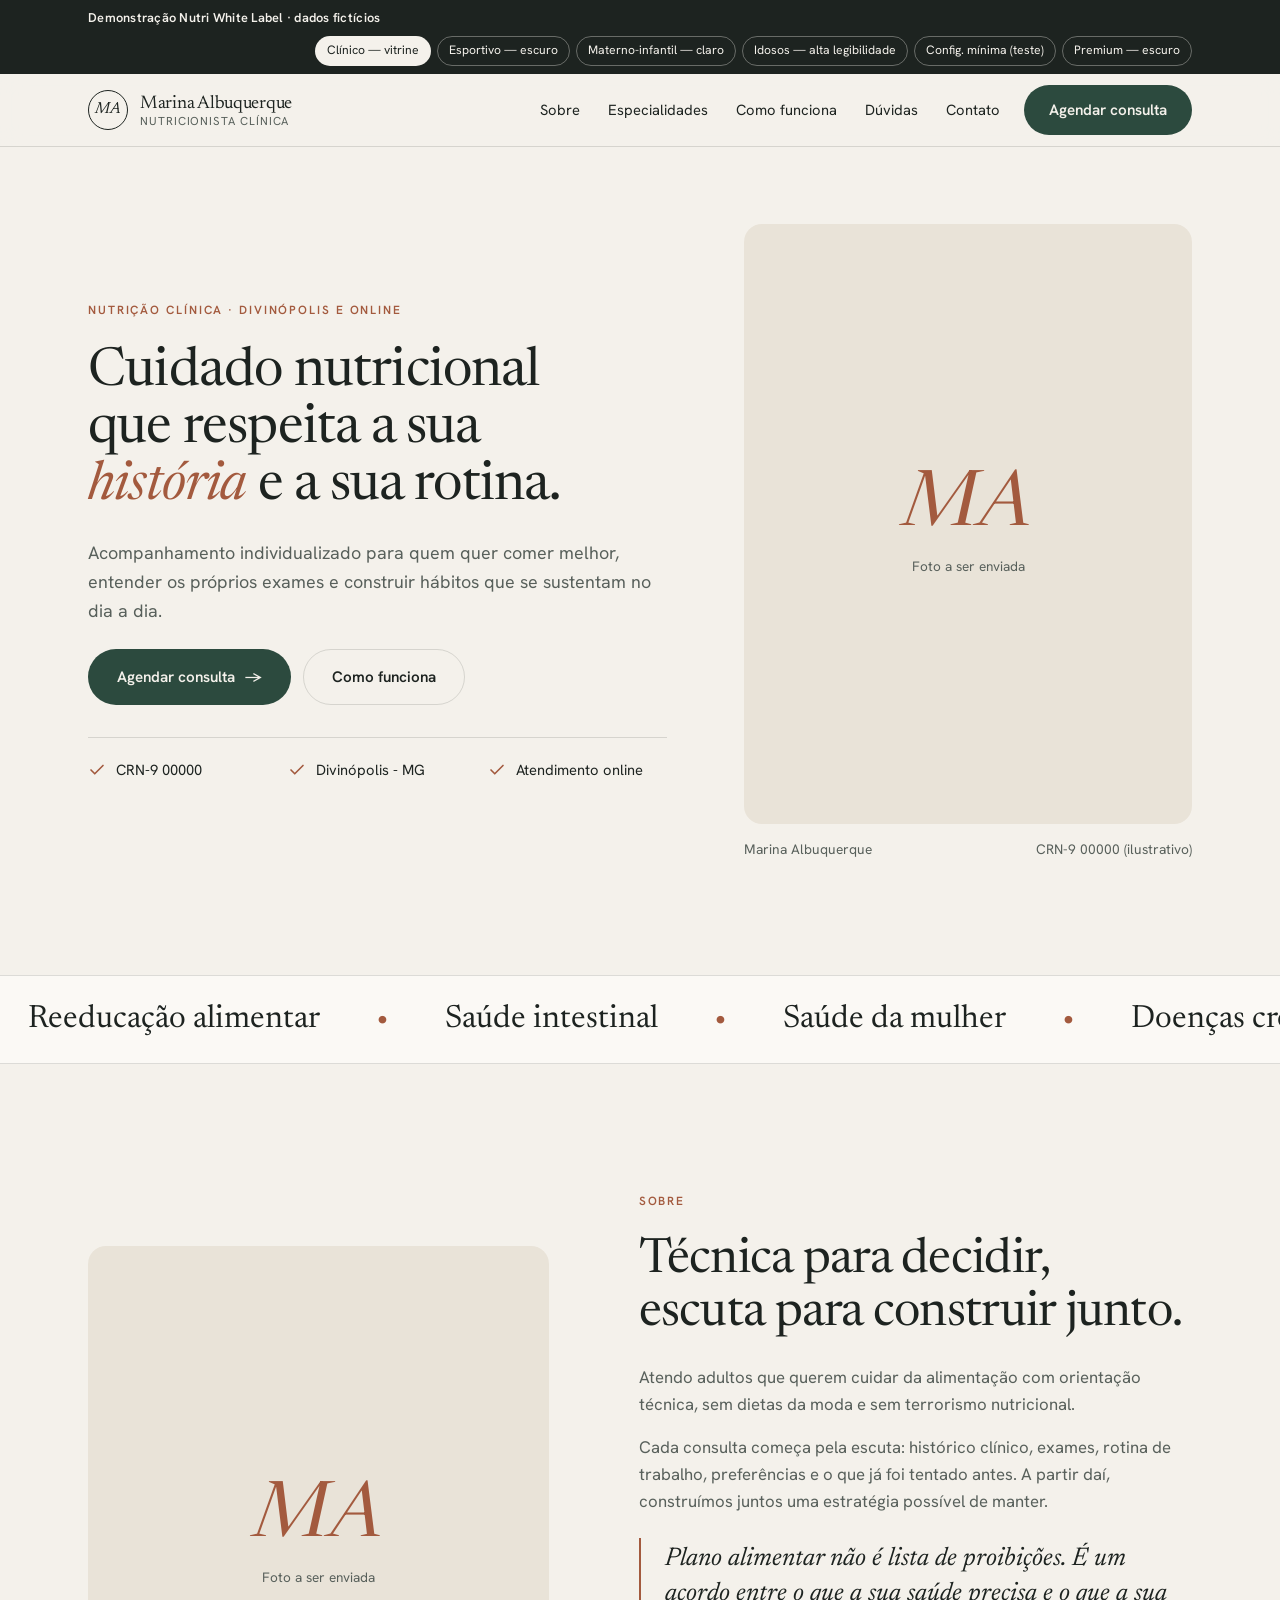
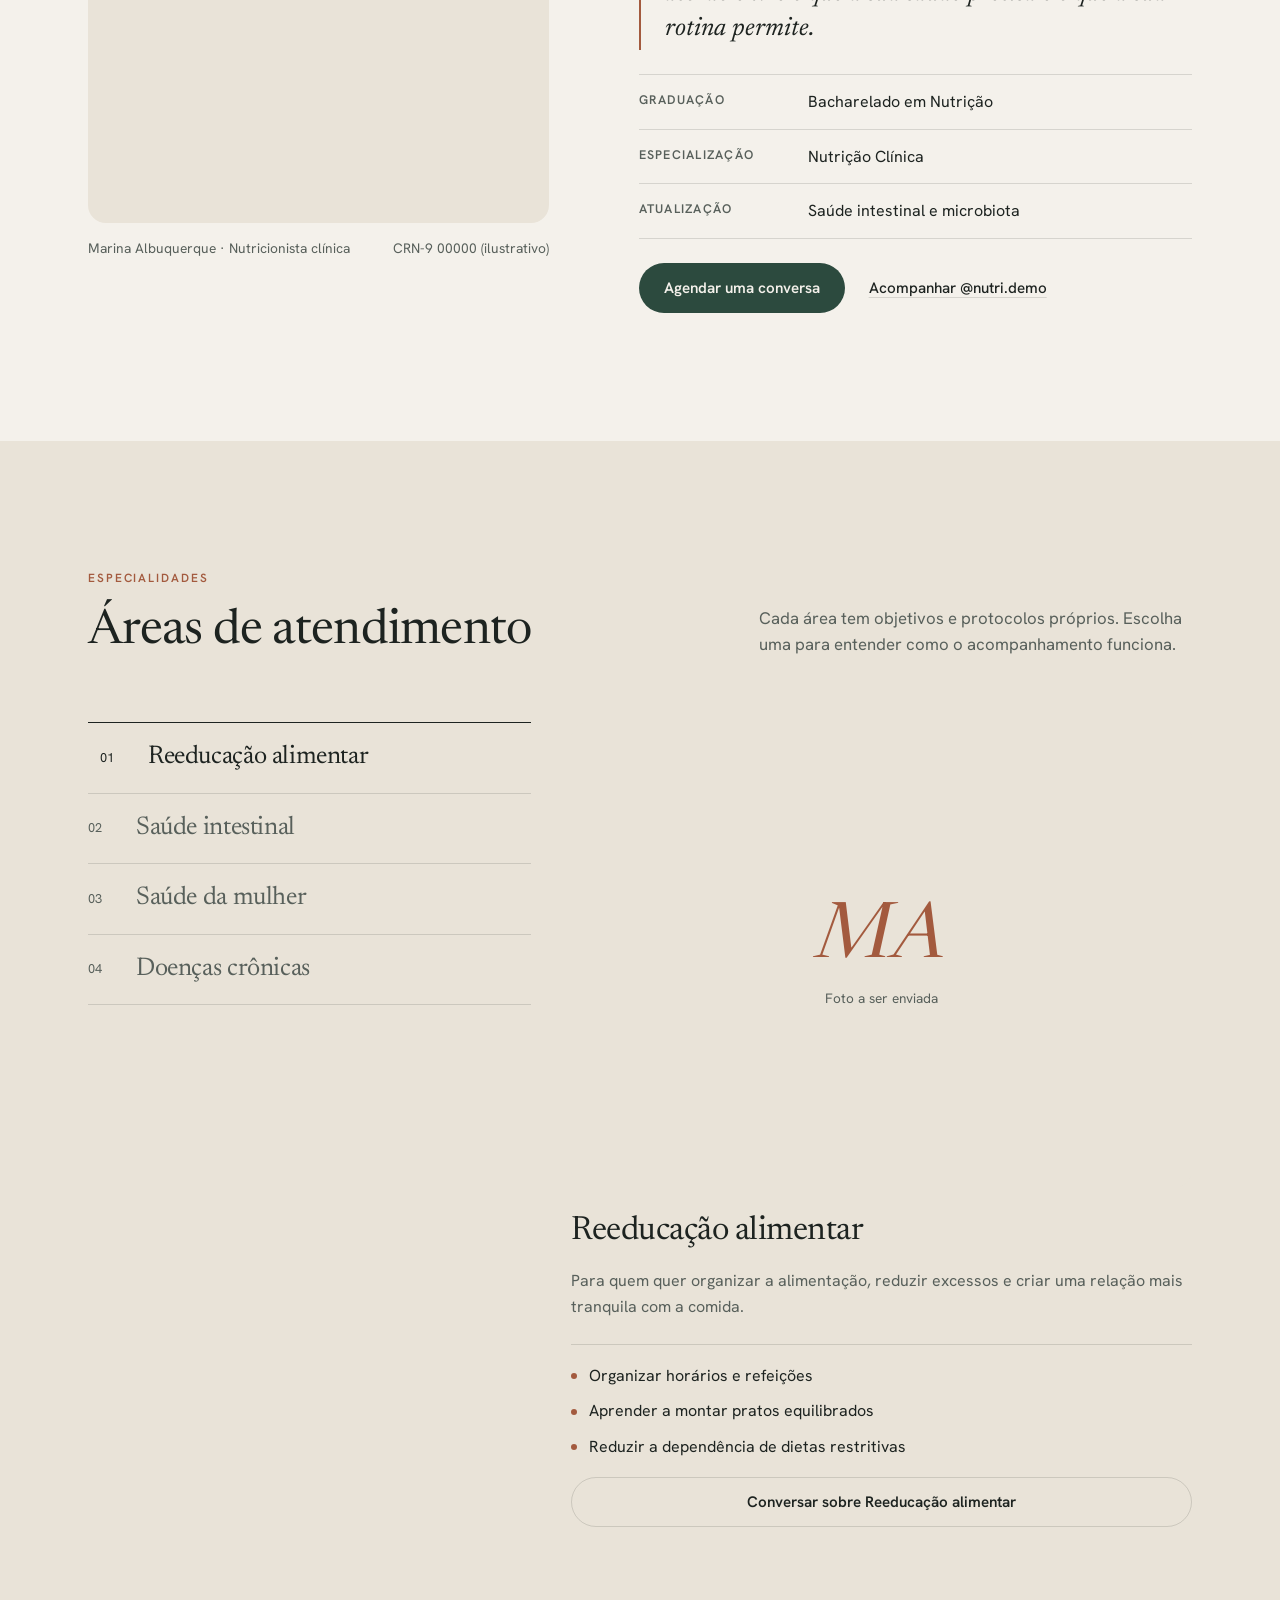
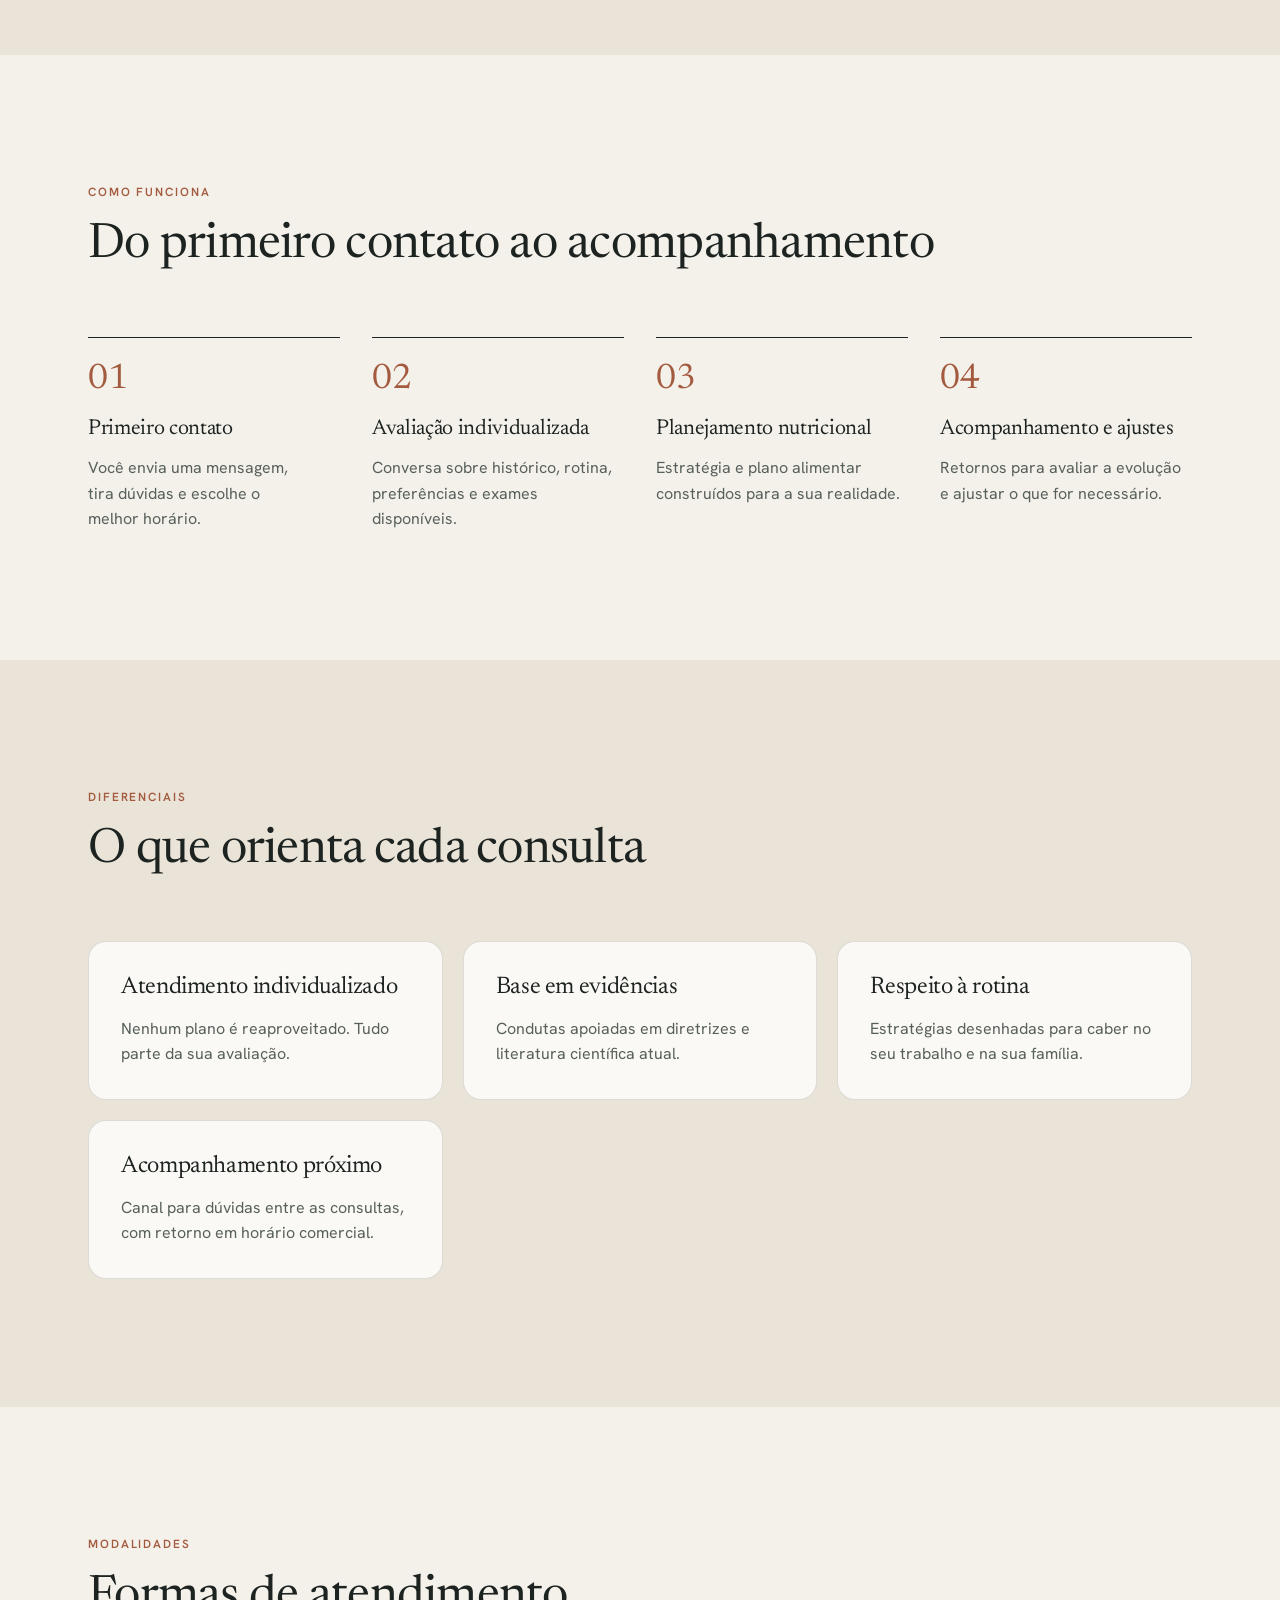
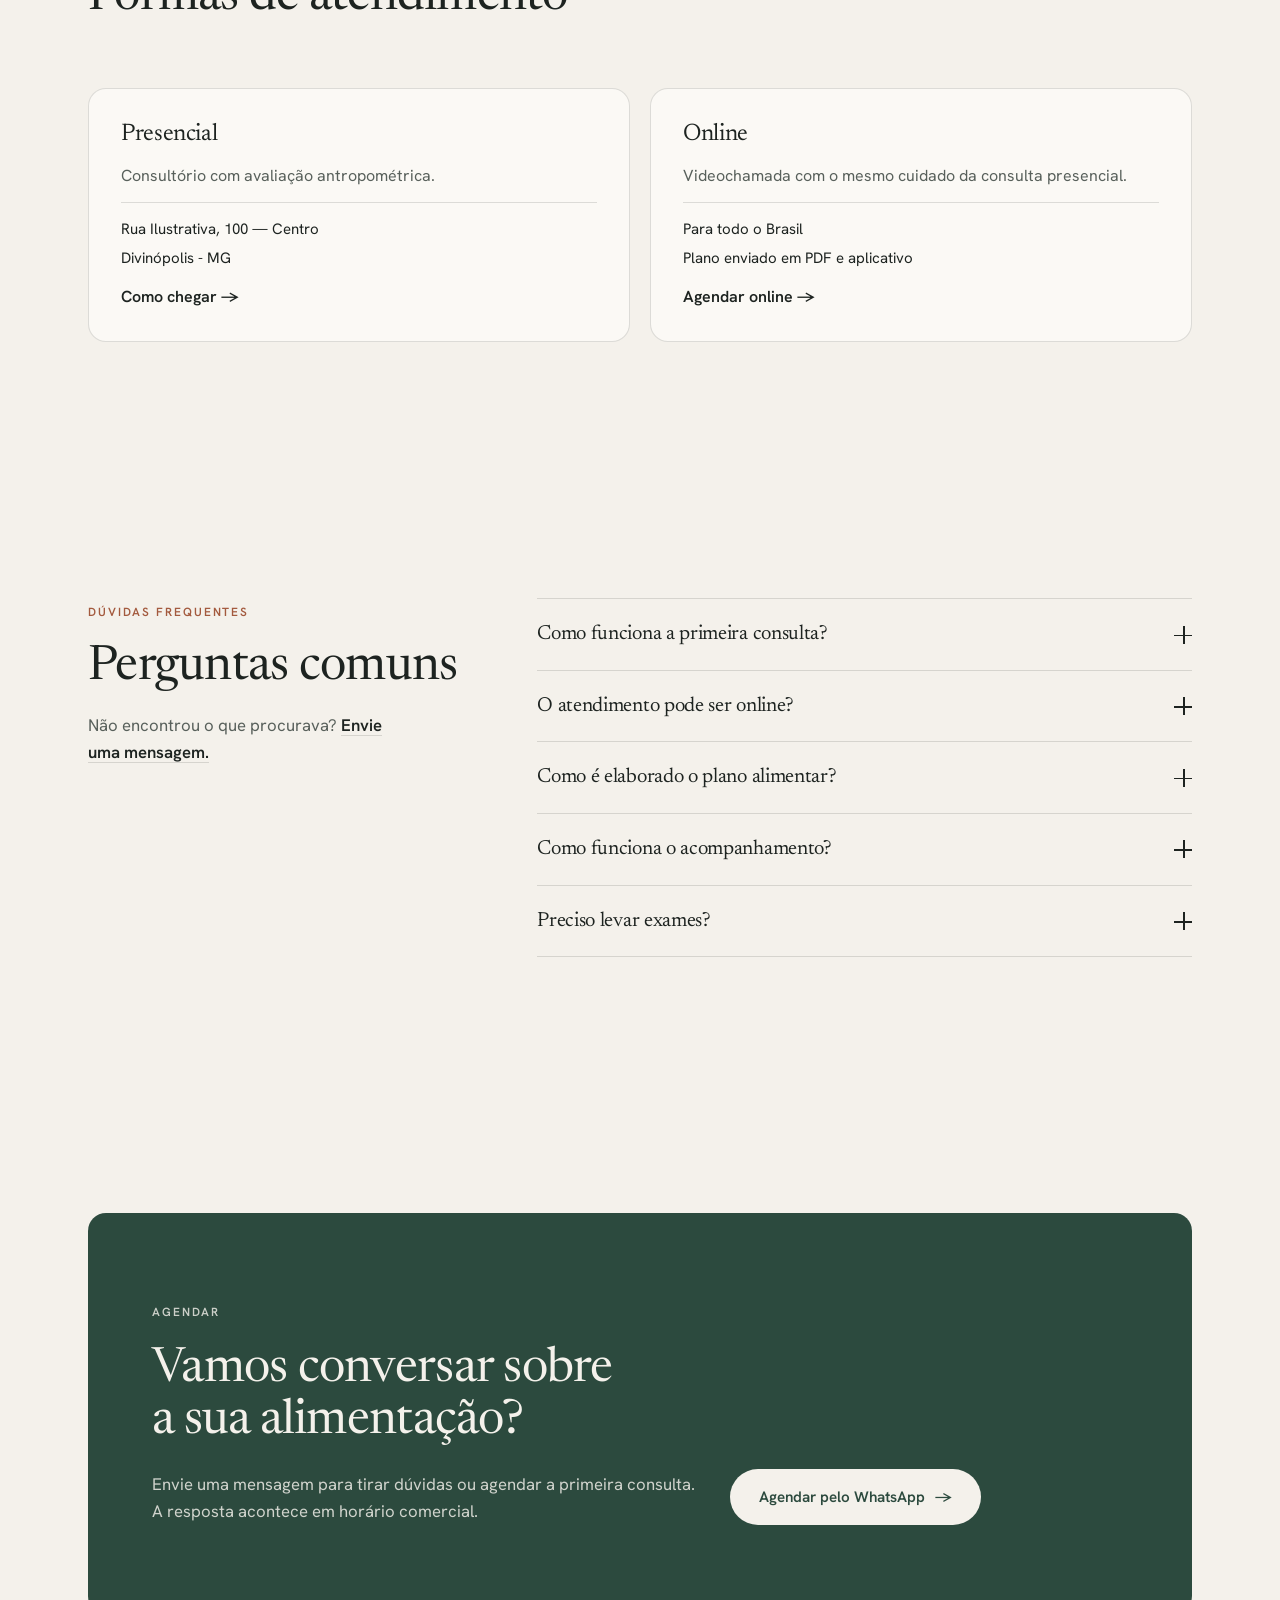
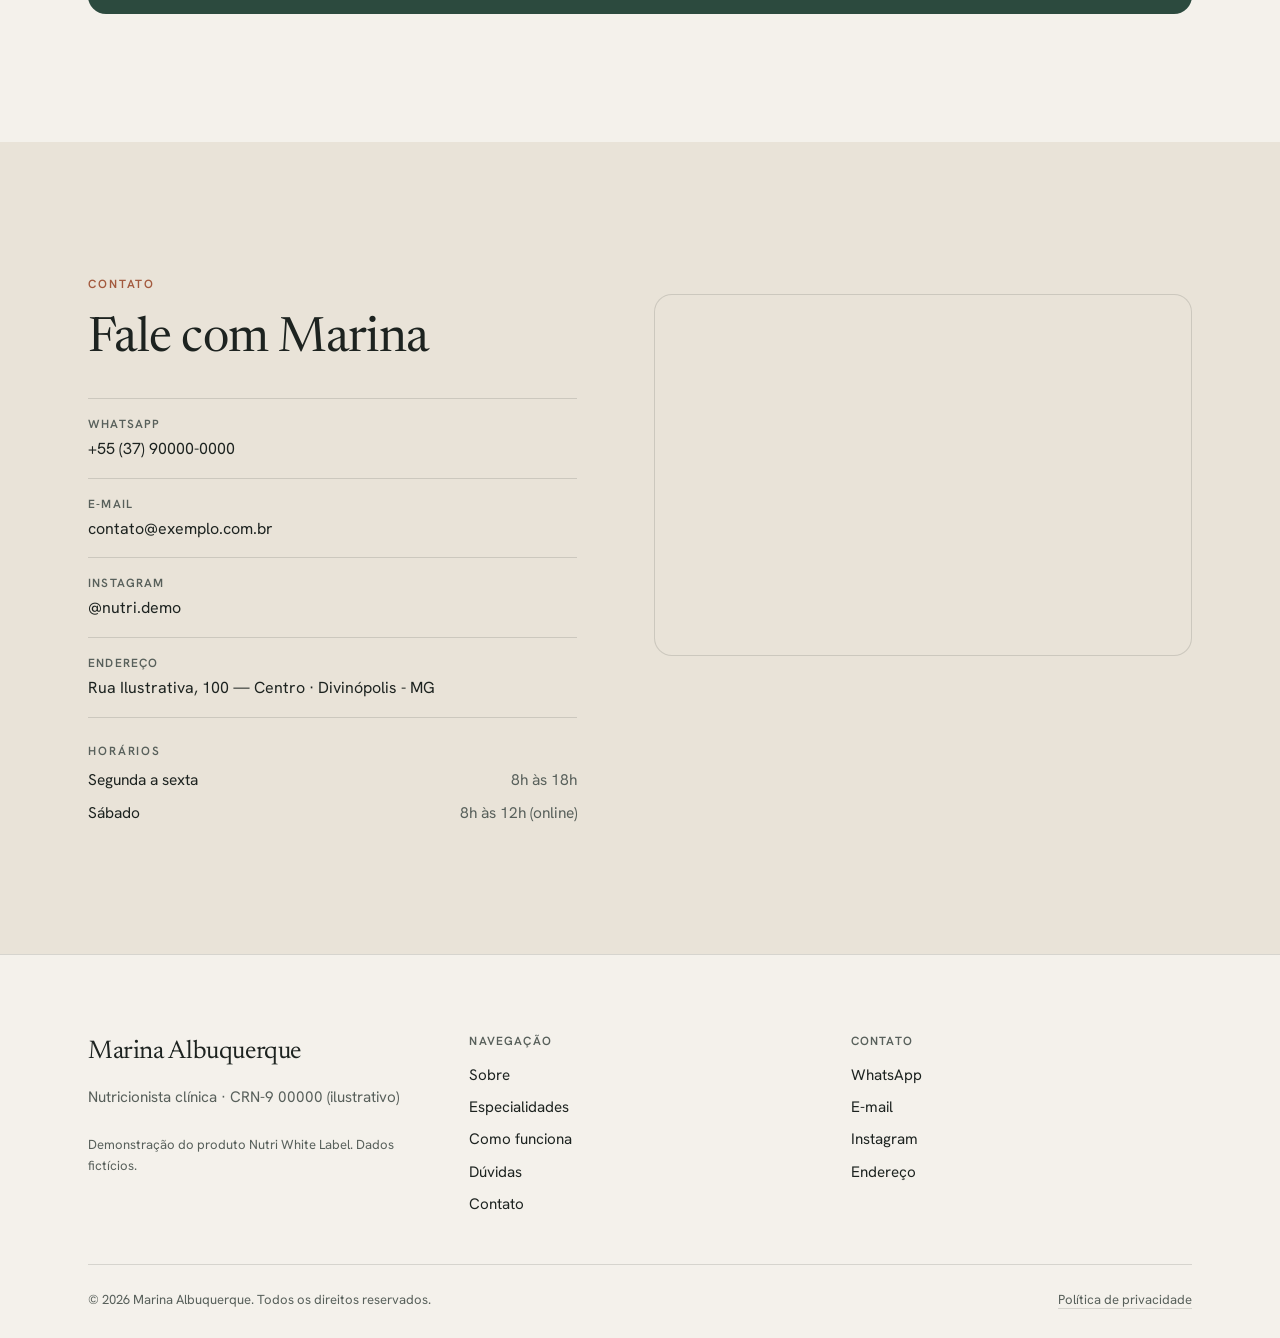
<file: index.html>
<!doctype html>
<html lang="pt-BR">
<head>
  <meta charset="utf-8">
  <meta name="viewport" content="width=device-width, initial-scale=1, viewport-fit=cover">
  <title>Nutricionista</title>
  <meta name="description" content="">
  <meta name="robots" content="index, follow">
  <meta name="theme-color" content="#F7F6F3">
  <!-- SEO, cores, fontes e dados estruturados são preenchidos a partir de config/clients/*.js -->
  <link rel="stylesheet" href="assets/css/site.css?v=2">
</head>
<body>
  <a class="skip-link" href="#main">Pular para o conteúdo</a>
  <div id="site-root"></div>
  <noscript><p style="padding:24px">Este site precisa de JavaScript para exibir o conteúdo. Para agendar, fale pelo WhatsApp.</p></noscript>

  <!-- Núcleo e configuração do white label (ordem importa) -->
  <script src="nwl/core.js" defer></script>
  <script src="config/defaults.js" defer></script>
  <script src="config/clients/clinico.js" defer></script>
  <script src="config/clients/esportivo.js" defer></script>
  <script src="config/clients/materno.js" defer></script>
  <script src="config/clients/idosos.js" defer></script>
  <script src="config/clients/minimo.js" defer></script>
  <script src="config/clients/premium.js" defer></script>
  <script src="assets/js/site.js?v=2" defer></script>
</body>
</html>
</file>
<file: assets/css/site.css>
/* Nutri White Label — estilos do site.
   Cores, raios e fontes vêm de tokens (:root), preenchidos por nwl/core.js a partir de config/clients/*.js.
   Nada de cor fixa aqui além dos fallbacks. */
:root {
  --bg: #F7F6F3; --surface: #EDEBE6; --card: #FFFFFF; --ink: #1C1F1E; --muted: #5C6260;
  --line: rgba(28, 31, 30, 0.14); --primary: #2F3B37; --on-primary: #FFFFFF;
  --accent: #8A5A3C; --on-accent: #FFFFFF;
  --hf: Georgia, serif; --bf: system-ui, sans-serif; --hw: 400; --ht: none; --hls: -0.015em;
  --em-style: italic; --em-color: var(--accent);
  --r: 16px; --btn-r: 999px;
  --wrap: 1200px; --gutter: clamp(20px, 5vw, 48px);
  --header-h: 72px;
}

*, *::before, *::after { box-sizing: border-box; }
html { scroll-behavior: smooth; -webkit-text-size-adjust: 100%; }
body { margin: 0; background: var(--bg); color: var(--ink); font-family: var(--bf); line-height: 1.6; -webkit-font-smoothing: antialiased; }
img { max-width: 100%; display: block; }
a { color: inherit; text-decoration-color: var(--line); text-underline-offset: 4px; }
a:hover { color: var(--accent); }
button { font: inherit; color: inherit; }
[hidden] { display: none !important; }
:focus-visible { outline: 2px solid var(--accent); outline-offset: 3px; border-radius: 4px; }
.skip-link { position: absolute; left: -9999px; top: 8px; background: var(--ink); color: var(--bg); padding: 10px 16px; z-index: 100; }
.skip-link:focus { left: 8px; }

.wrap { max-width: var(--wrap); margin: 0 auto; padding: 0 var(--gutter); }
.section { padding: clamp(80px, 10vw, 128px) 0; }
.section-alt { background: var(--surface); }

.eyebrow { display: inline-block; font-size: 0.74rem; letter-spacing: 0.16em; text-transform: uppercase; color: var(--accent); font-weight: 600; }
.h2 { font-family: var(--hf); font-weight: var(--hw); letter-spacing: var(--hls); text-transform: var(--ht); line-height: 1.08; font-size: clamp(2rem, 3.8vw, 3.2rem); margin: 0; text-wrap: balance; }
.lead { color: var(--muted); font-size: 1.05rem; max-width: 36em; margin: 0; text-wrap: pretty; }
.head { display: grid; gap: 18px; margin-bottom: clamp(40px, 5vw, 64px); }
.head.split { grid-template-columns: minmax(0, 1.4fr) minmax(0, 1fr); align-items: end; gap: clamp(32px, 5vw, 80px); }
.em { font-family: var(--hf); font-style: var(--em-style); color: var(--em-color); font-weight: inherit; }

/* Botões */
.btn { display: inline-flex; align-items: center; justify-content: center; gap: 10px; min-height: 50px; padding: 0 24px; border-radius: var(--btn-r); font-weight: 600; font-size: 0.95rem; text-decoration: none; border: 1px solid transparent; white-space: nowrap; transition: background .2s, color .2s, border-color .2s; cursor: pointer; }
.btn-primary { background: var(--primary); color: var(--on-primary); }
.btn-primary:hover { background: var(--accent); color: var(--on-accent); }
.btn-ghost { border-color: var(--line); color: var(--ink); background: transparent; }
.btn-ghost:hover { border-color: var(--ink); color: var(--ink); }
.btn-lg { min-height: 56px; padding: 0 28px; }
.btn-block { width: 100%; }
.arrow { font-family: inherit; }

/* Cabeçalho */
.site-header { position: sticky; top: 0; z-index: 50; background: color-mix(in oklab, var(--bg) 92%, transparent); backdrop-filter: blur(12px); -webkit-backdrop-filter: blur(12px); border-bottom: 1px solid var(--line); }
.header-inner { height: var(--header-h); display: flex; align-items: center; gap: 24px; }
.brand { display: flex; align-items: center; gap: 12px; text-decoration: none; min-width: 0; color: var(--ink); }
.brand-mark { width: 40px; height: 40px; flex: none; border-radius: 50%; border: 1px solid var(--ink); display: grid; place-items: center; font-family: var(--hf); font-style: var(--em-style); font-size: 1rem; }
.brand-logo { height: 40px; width: 160px; background: var(--logo) left center / contain no-repeat; }
.brand-text { display: flex; flex-direction: column; line-height: 1.15; min-width: 0; }
.brand-name { font-family: var(--hf); font-weight: var(--hw); letter-spacing: var(--hls); font-size: 1.15rem; white-space: nowrap; overflow: hidden; text-overflow: ellipsis; }
.brand-title { font-size: 0.72rem; letter-spacing: 0.08em; text-transform: uppercase; color: var(--muted); }
.nav-links { margin-left: auto; display: flex; align-items: center; gap: 28px; }
.nav-links a { text-decoration: none; font-size: 0.92rem; }
.nav-links a:hover { color: var(--accent); }
.nav-cta { display: flex; align-items: center; gap: 10px; }
.menu-toggle { display: none; width: 44px; height: 44px; border-radius: 50%; border: 1px solid var(--line); background: transparent; cursor: pointer; position: relative; }
.menu-toggle span { position: absolute; left: 13px; right: 13px; height: 1.5px; background: var(--ink); transition: transform .25s, opacity .25s; }
.menu-toggle span:nth-child(1) { top: 17px; }
.menu-toggle span:nth-child(2) { top: 25px; }
.menu-toggle[aria-expanded="true"] span:nth-child(1) { transform: translateY(4px) rotate(45deg); }
.menu-toggle[aria-expanded="true"] span:nth-child(2) { transform: translateY(-4px) rotate(-45deg); }
.mobile-menu { position: fixed; left: 0; right: 0; top: calc(var(--header-h) + 36px); bottom: 0; background: var(--bg); padding: 24px var(--gutter) 40px; overflow: auto; z-index: 49; display: flex; flex-direction: column; gap: 4px; }
.mobile-menu a.m-link { display: flex; justify-content: space-between; align-items: center; padding: 16px 0; border-bottom: 1px solid var(--line); font-family: var(--hf); font-size: 1.9rem; text-decoration: none; }
.mobile-menu .btn { margin-top: 24px; }

/* Barra de demonstração (só com meta.demo) */
.demo-bar { background: var(--ink); color: var(--bg); font-size: 0.8rem; }
.demo-bar .wrap { display: flex; flex-wrap: wrap; align-items: center; gap: 8px 16px; padding-top: 8px; padding-bottom: 8px; }
.demo-bar .label { font-weight: 600; letter-spacing: 0.02em; }
.demo-bar nav { display: flex; flex-wrap: wrap; gap: 6px; margin-left: auto; }
.demo-bar a { font-size: 0.76rem; padding: 4px 11px; border-radius: 999px; border: 1px solid color-mix(in oklab, var(--bg) 35%, transparent); color: var(--bg); text-decoration: none; }
.demo-bar a[aria-current="true"] { background: var(--bg); color: var(--ink); }

/* Hero */
.hero { padding: clamp(40px, 6vw, 88px) 0 clamp(72px, 9vw, 120px); }
.hero-grid { display: grid; gap: clamp(40px, 6vw, 80px); align-items: center; }
.hero-copy { display: flex; flex-direction: column; gap: 24px; }
.hero-title { font-family: var(--hf); font-weight: var(--hw); letter-spacing: var(--hls); text-transform: var(--ht); line-height: 1.06; font-size: clamp(2.4rem, 4.2vw, 4.1rem); margin: 0; text-wrap: balance; }
.hero-title .em { color: var(--em-color); }
.hero-sub { margin: 0; font-size: 1.12rem; color: var(--muted); max-width: 34em; text-wrap: pretty; }
.hero-actions { display: flex; flex-wrap: wrap; gap: 12px; }
.hero-meta { list-style: none; margin: 8px 0 0; padding: 20px 0 0; border-top: 1px solid var(--line); display: grid; grid-template-columns: repeat(auto-fit, minmax(170px, 1fr)); gap: 14px 20px; font-size: 0.92rem; }
.hero-meta li { display: flex; align-items: center; gap: 10px; }
.hero-meta svg { width: 18px; height: 18px; color: var(--accent); flex: none; }
.hero-visual { position: relative; }
.photo { position: relative; overflow: hidden; background: var(--surface); border-radius: var(--r); aspect-ratio: 4 / 5; margin: 0; }
.photo img { width: 100%; height: 100%; object-fit: cover; }
.photo-empty { position: absolute; inset: 0; display: flex; flex-direction: column; align-items: center; justify-content: center; gap: 10px; color: var(--muted); font-size: 0.85rem; text-align: center; padding: 24px; }
.photo-mark { font-family: var(--hf); font-style: var(--em-style); font-size: clamp(3rem, 6vw, 5rem); line-height: 1; color: var(--accent); }
.photo-inset { position: absolute; left: -6%; bottom: 14%; width: 34%; aspect-ratio: 3 / 4; border: 6px solid var(--bg); border-radius: var(--r); overflow: hidden; background: var(--surface); }
.photo-inset img { width: 100%; height: 100%; object-fit: cover; }
.photo-caption { margin-top: 14px; display: flex; justify-content: space-between; gap: 12px; flex-wrap: wrap; font-size: 0.86rem; color: var(--muted); }

/* Faixa de especialidades */
.marquee { overflow: hidden; border-top: 1px solid var(--line); border-bottom: 1px solid var(--line); background: var(--card); }
.marquee-track { display: flex; width: max-content; animation: marquee 40s linear infinite; }
.marquee-track span { font-family: var(--hf); font-size: clamp(1.4rem, 2.6vw, 2rem); padding: 18px 28px; white-space: nowrap; color: var(--ink); }
.marquee-track span::after { content: "•"; margin-left: 56px; color: var(--accent); }
@keyframes marquee { to { transform: translateX(-50%); } }
@media (prefers-reduced-motion: reduce) { .marquee-track { animation: none; } html { scroll-behavior: auto; } }

/* Sobre */
.about-grid { display: grid; gap: clamp(48px, 7vw, 112px); align-items: center; }
.about-text { display: flex; flex-direction: column; gap: 24px; }
.story { display: flex; flex-direction: column; gap: 16px; color: var(--muted); font-size: 1.05rem; max-width: 36em; }
.story p { margin: 0; text-wrap: pretty; }
.quote { margin: 0; padding: 4px 0 4px 24px; border-left: 2px solid var(--accent); font-family: var(--hf); font-style: var(--em-style); font-size: clamp(1.3rem, 2vw, 1.6rem); line-height: 1.35; text-wrap: pretty; }
.facts { margin: 0; border-top: 1px solid var(--line); }
.facts div { display: grid; grid-template-columns: minmax(110px, 0.4fr) 1fr; gap: 16px; padding: 14px 0; border-bottom: 1px solid var(--line); }
.facts dt { font-size: 0.78rem; letter-spacing: 0.1em; text-transform: uppercase; color: var(--muted); font-weight: 600; padding-top: 2px; }
.facts dd { margin: 0; }
.row-actions { display: flex; flex-wrap: wrap; gap: 12px 24px; align-items: center; }
.text-link { font-size: 0.95rem; font-weight: 500; }

/* Especialidades: lista + painel */
.spec-grid { display: grid; gap: 40px; }
.spec-list { display: flex; flex-direction: column; border-top: 1px solid var(--ink); }
.spec-btn { display: flex; align-items: center; gap: 20px; width: 100%; padding: 20px 0; background: none; border: 0; border-bottom: 1px solid var(--line); text-align: left; cursor: pointer; color: var(--muted); transition: color .2s, padding .3s; }
.spec-btn[aria-pressed="true"] { color: var(--ink); padding-left: 12px; }
.spec-btn:hover { color: var(--accent); }
.spec-num { font-size: 0.8rem; width: 28px; flex: none; font-variant-numeric: tabular-nums; }
.spec-name { flex: 1; font-family: var(--hf); font-weight: var(--hw); letter-spacing: var(--hls); font-size: clamp(1.4rem, 2vw, 1.8rem); line-height: 1.15; }
.spec-panel { display: flex; flex-direction: column; gap: 18px; min-width: 0; }
.spec-panel .photo { aspect-ratio: 4 / 3; }
.spec-panel h3 { font-family: var(--hf); font-weight: var(--hw); letter-spacing: var(--hls); font-size: clamp(1.8rem, 2.6vw, 2.3rem); line-height: 1.1; margin: 8px 0 0; }
.spec-panel p { margin: 0; color: var(--muted); text-wrap: pretty; }
.goals { list-style: none; margin: 6px 0 0; padding: 18px 0 0; border-top: 1px solid var(--line); display: flex; flex-direction: column; gap: 10px; }
.goals li { display: flex; gap: 12px; }
.goals li::before { content: ""; width: 6px; height: 6px; border-radius: 50%; background: var(--accent); margin-top: 0.65em; flex: none; }

/* Processo */
.steps { list-style: none; margin: 0; padding: 0; display: grid; gap: 40px 32px; position: relative; }
.step { display: flex; flex-direction: column; gap: 12px; padding-top: 24px; border-top: 1px solid var(--ink); }
.step-num { font-family: var(--hf); font-size: 2.2rem; line-height: 1; color: var(--accent); font-variant-numeric: lining-nums; }
.step h3 { font-family: var(--hf); font-weight: var(--hw); letter-spacing: var(--hls); font-size: 1.35rem; line-height: 1.2; margin: 8px 0 0; }
.step p { margin: 0; color: var(--muted); text-wrap: pretty; }

/* Diferenciais e modalidades: cards */
.cards { display: grid; gap: 20px; }
.card { background: var(--card); border: 1px solid var(--line); border-radius: var(--r); padding: clamp(24px, 3vw, 32px); display: flex; flex-direction: column; gap: 14px; transition: border-color .2s; }
.card:hover { border-color: color-mix(in oklab, var(--accent) 45%, transparent); }
.card h3 { font-family: var(--hf); font-weight: var(--hw); letter-spacing: var(--hls); font-size: 1.5rem; line-height: 1.15; margin: 0; }
.card p { margin: 0; color: var(--muted); text-wrap: pretty; }
.card ul { list-style: none; margin: 0; padding: 14px 0 0; border-top: 1px solid var(--line); display: flex; flex-direction: column; gap: 4px; font-size: 0.94rem; }
.card .card-link { margin-top: auto; font-weight: 600; text-decoration: none; }
.card .card-link:hover { color: var(--accent); }

/* Depoimentos */
.quote-card p { font-family: var(--hf); font-style: var(--em-style); font-size: 1.22rem; line-height: 1.45; color: var(--ink); margin: 0; }
.quote-card figcaption { margin-top: auto; display: flex; flex-direction: column; font-size: 0.92rem; }
.quote-card figcaption strong { font-weight: 600; }
.quote-card figcaption span { color: var(--muted); font-size: 0.84rem; }
.stars { color: var(--accent); letter-spacing: 2px; font-size: 0.95rem; }
.note-warn { color: var(--accent); font-size: 0.86rem; font-weight: 600; margin: 0; }

/* FAQ */
.faq-grid { display: grid; gap: 40px; }
.faq-list { border-top: 1px solid var(--line); }
.faq-item { border-bottom: 1px solid var(--line); }
.faq-q { width: 100%; display: flex; justify-content: space-between; align-items: center; gap: 24px; padding: 22px 0; background: none; border: 0; text-align: left; cursor: pointer; font-family: var(--hf); font-weight: var(--hw); letter-spacing: var(--hls); font-size: clamp(1.1rem, 1.6vw, 1.3rem); line-height: 1.3; }
.faq-plus { position: relative; flex: none; width: 18px; height: 18px; transition: transform .3s; }
.faq-plus::before, .faq-plus::after { content: ""; position: absolute; background: currentColor; }
.faq-plus::before { left: 0; right: 0; top: 50%; height: 1.5px; }
.faq-plus::after { top: 0; bottom: 0; left: 50%; width: 1.5px; }
.faq-q[aria-expanded="true"] .faq-plus { transform: rotate(45deg); }
.faq-a { padding: 0 48px 24px 0; margin: 0; color: var(--muted); text-wrap: pretty; }

/* CTA */
.cta-panel { background: var(--primary); color: var(--on-primary); border-radius: var(--r); padding: clamp(48px, 7vw, 96px) clamp(24px, 5vw, 72px); display: grid; gap: 22px; justify-items: start; }
.cta-panel .h2 { color: var(--on-primary); }
.cta-panel .lead { color: color-mix(in oklab, var(--on-primary) 82%, transparent); }
.cta-panel .btn-primary { background: var(--on-primary); color: var(--primary); }
.cta-panel .btn-primary:hover { background: var(--accent); color: var(--on-accent); }

/* Contato */
.contact-grid { display: grid; gap: clamp(40px, 6vw, 96px); align-items: start; }
.contact-info { list-style: none; margin: 32px 0 0; padding: 0; border-top: 1px solid var(--line); }
.contact-info a { display: flex; flex-direction: column; gap: 2px; padding: 16px 0; border-bottom: 1px solid var(--line); text-decoration: none; overflow-wrap: anywhere; }
.contact-info a:hover { color: var(--accent); }
.contact-info small { font-size: 0.74rem; letter-spacing: 0.1em; text-transform: uppercase; color: var(--muted); font-weight: 600; }
.hours { margin-top: 24px; display: flex; flex-direction: column; gap: 8px; }
.hours div { display: flex; justify-content: space-between; gap: 16px; font-size: 0.97rem; }
.hours span + span { color: var(--muted); }
.map { border-radius: var(--r); overflow: hidden; border: 1px solid var(--line); min-height: 360px; background: var(--surface); margin-top: 24px; }
.map iframe { border: 0; width: 100%; height: 100%; min-height: 360px; display: block; filter: grayscale(0.3); }
.contact-note { font-size: 0.86rem; color: var(--muted); margin: 0; }

/* Rodapé */
.site-footer { border-top: 1px solid var(--line); padding: clamp(48px, 6vw, 80px) 0 28px; }
.footer-grid { display: grid; gap: 40px; grid-template-columns: repeat(auto-fit, minmax(200px, 1fr)); }
.footer-brand { display: flex; flex-direction: column; gap: 12px; }
.footer-brand .brand-name { font-size: 1.6rem; white-space: normal; }
.footer-brand small { color: var(--muted); font-size: 0.95rem; }
.footer-note { font-size: 0.82rem; color: var(--muted); max-width: 28em; }
.footer-col { display: flex; flex-direction: column; gap: 8px; }
.footer-col h4 { margin: 0 0 4px; font-size: 0.74rem; letter-spacing: 0.1em; text-transform: uppercase; color: var(--muted); font-weight: 600; }
.footer-col a { text-decoration: none; font-size: 0.95rem; width: fit-content; }
.footer-bottom { margin-top: 48px; padding-top: 24px; border-top: 1px solid var(--line); display: flex; flex-wrap: wrap; justify-content: space-between; gap: 12px 24px; font-size: 0.82rem; color: var(--muted); }
.footer-bottom a { color: var(--muted); }

/* WhatsApp flutuante */
.wa-float { position: fixed; right: 20px; bottom: 20px; z-index: 60; display: inline-flex; align-items: center; justify-content: center; gap: 10px; min-width: 56px; height: 56px; padding: 0 22px; border-radius: 999px; background: var(--primary); color: var(--on-primary); text-decoration: none; font-weight: 600; font-size: 0.92rem; white-space: nowrap; opacity: 0; transform: translateY(16px); pointer-events: none; transition: opacity .35s, transform .35s, background .2s; }
.wa-float.is-visible { opacity: 1; transform: none; pointer-events: auto; }
.wa-float:hover { background: var(--accent); color: var(--on-accent); }
.wa-float svg { width: 22px; height: 22px; flex: none; }
.wa-float.is-compact { padding: 0; min-width: 56px; }
.wa-float.is-compact span { display: none; }

/* Revelação ao rolar */
.reveal { opacity: 0; transform: translateY(18px); transition: opacity .7s ease, transform .7s ease; }
.reveal.is-in { opacity: 1; transform: none; }
@media (prefers-reduced-motion: reduce) { .reveal { opacity: 1; transform: none; transition: none; } }

/* Telas médias e grandes */
@media (min-width: 760px) {
  .cards.cols-2 { grid-template-columns: repeat(2, minmax(0, 1fr)); }
  .cards.cols-3 { grid-template-columns: repeat(2, minmax(0, 1fr)); }
  .steps { grid-template-columns: repeat(2, minmax(0, 1fr)); }
}
@media (min-width: 980px) {
  .cards.cols-3 { grid-template-columns: repeat(3, minmax(0, 1fr)); }
  .hero-grid { grid-template-columns: minmax(0, 1.1fr) minmax(0, 0.85fr); }
  .hero-visual .photo { aspect-ratio: auto; height: min(68vh, 600px); }
  .hero-visual .photo-inset { display: block; }
  .about-grid { grid-template-columns: minmax(0, 5fr) minmax(0, 6fr); }
  .spec-grid { grid-template-columns: minmax(0, 5fr) minmax(0, 7fr); align-items: start; }
  .spec-panel { position: sticky; top: calc(var(--header-h) + 24px); }
  .faq-grid { grid-template-columns: minmax(0, 1fr) minmax(0, 1.6fr); align-items: start; }
  .cta-panel { grid-template-columns: minmax(0, 1.4fr) minmax(0, 1fr); align-items: end; }
  .contact-grid { grid-template-columns: minmax(0, 1fr) minmax(0, 1.1fr); }
  .steps { grid-template-columns: repeat(4, minmax(0, 1fr)); }
}
@media (min-width: 1080px) {
  .nav-links { display: flex; }
  .nav-cta .btn { display: inline-flex; }
}
@media (max-width: 1079px) {
  .nav-links { display: none; }
  .menu-toggle { display: block; }
  .nav-cta .btn { display: none; }
}
@media (max-width: 759px) {
  .head.split { grid-template-columns: minmax(0, 1fr); }
  .hero-actions .btn { width: 100%; }
  .photo-inset { display: none; }
  .wa-float span { display: none; }
  .wa-float { min-width: 56px; padding: 0; }
  .spec-btn { padding: 16px 0; }
  .cta-panel .btn { width: 100%; }
}
</file>
